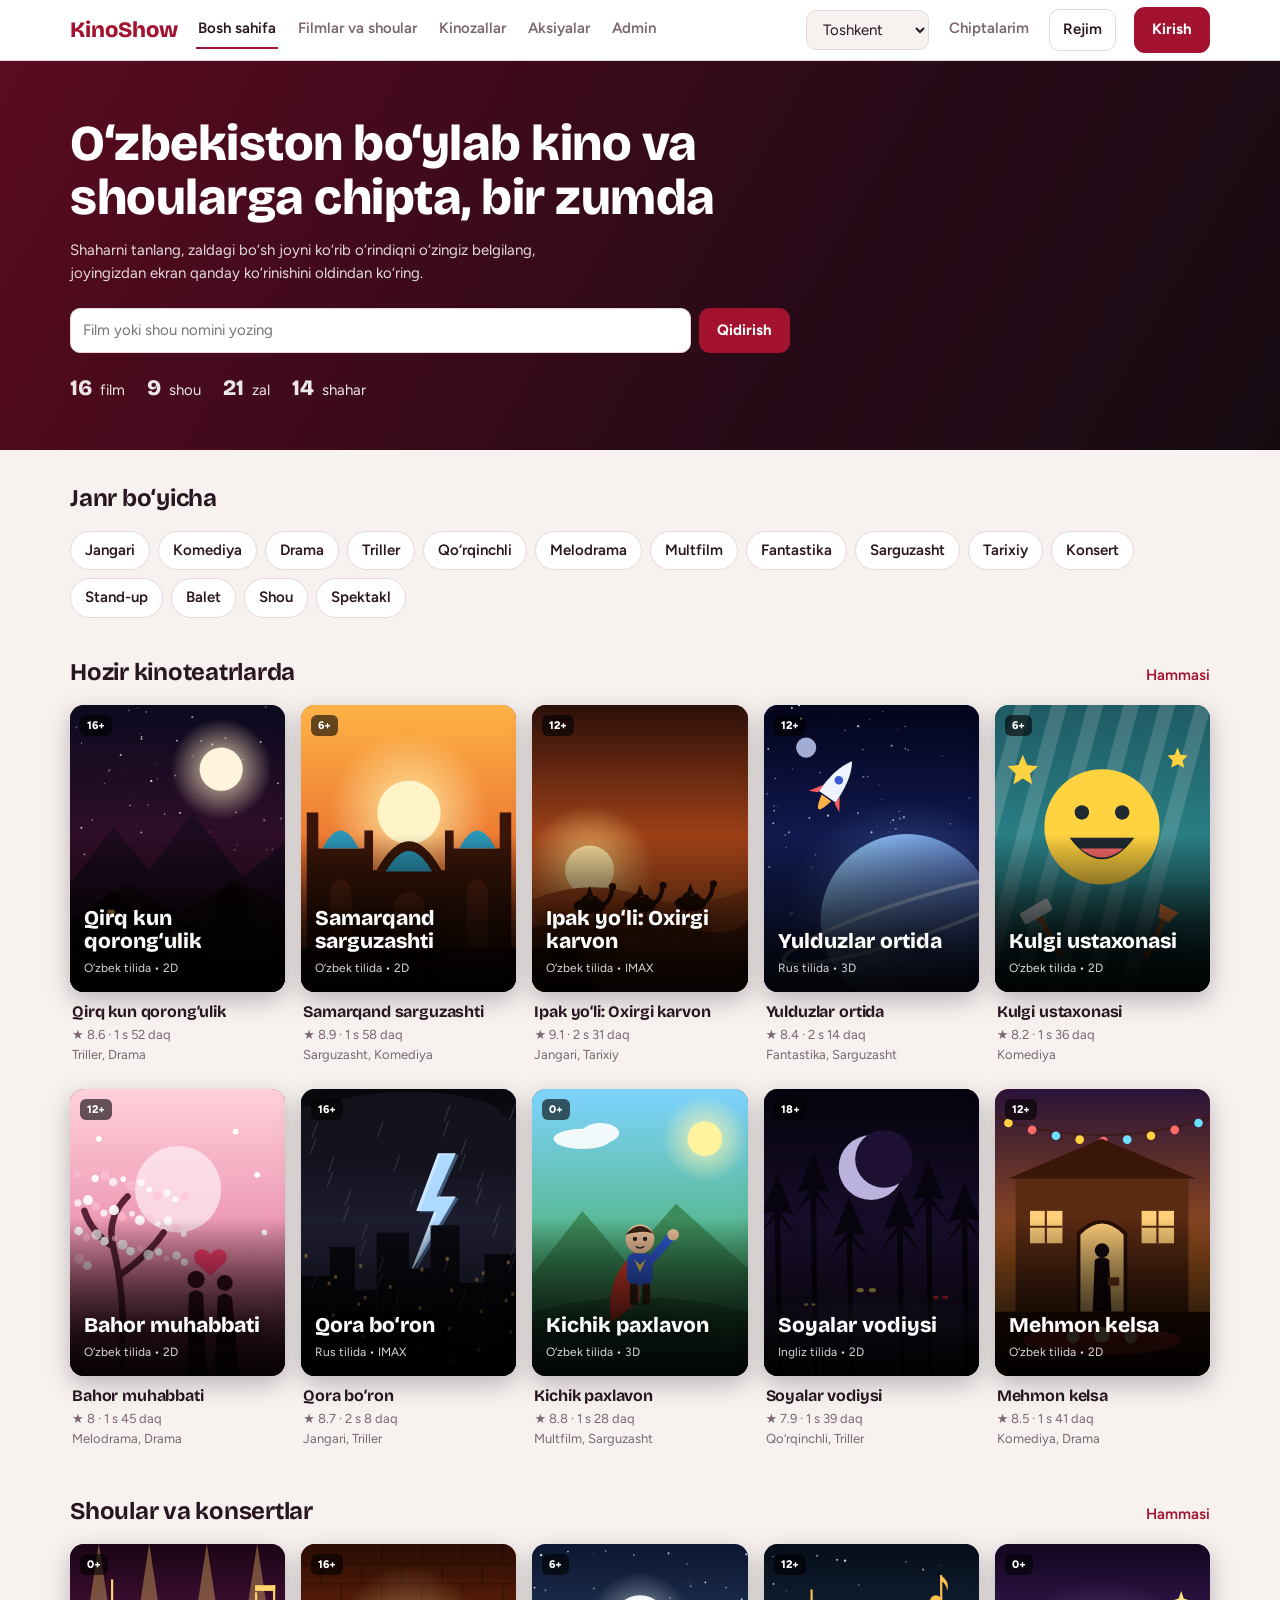
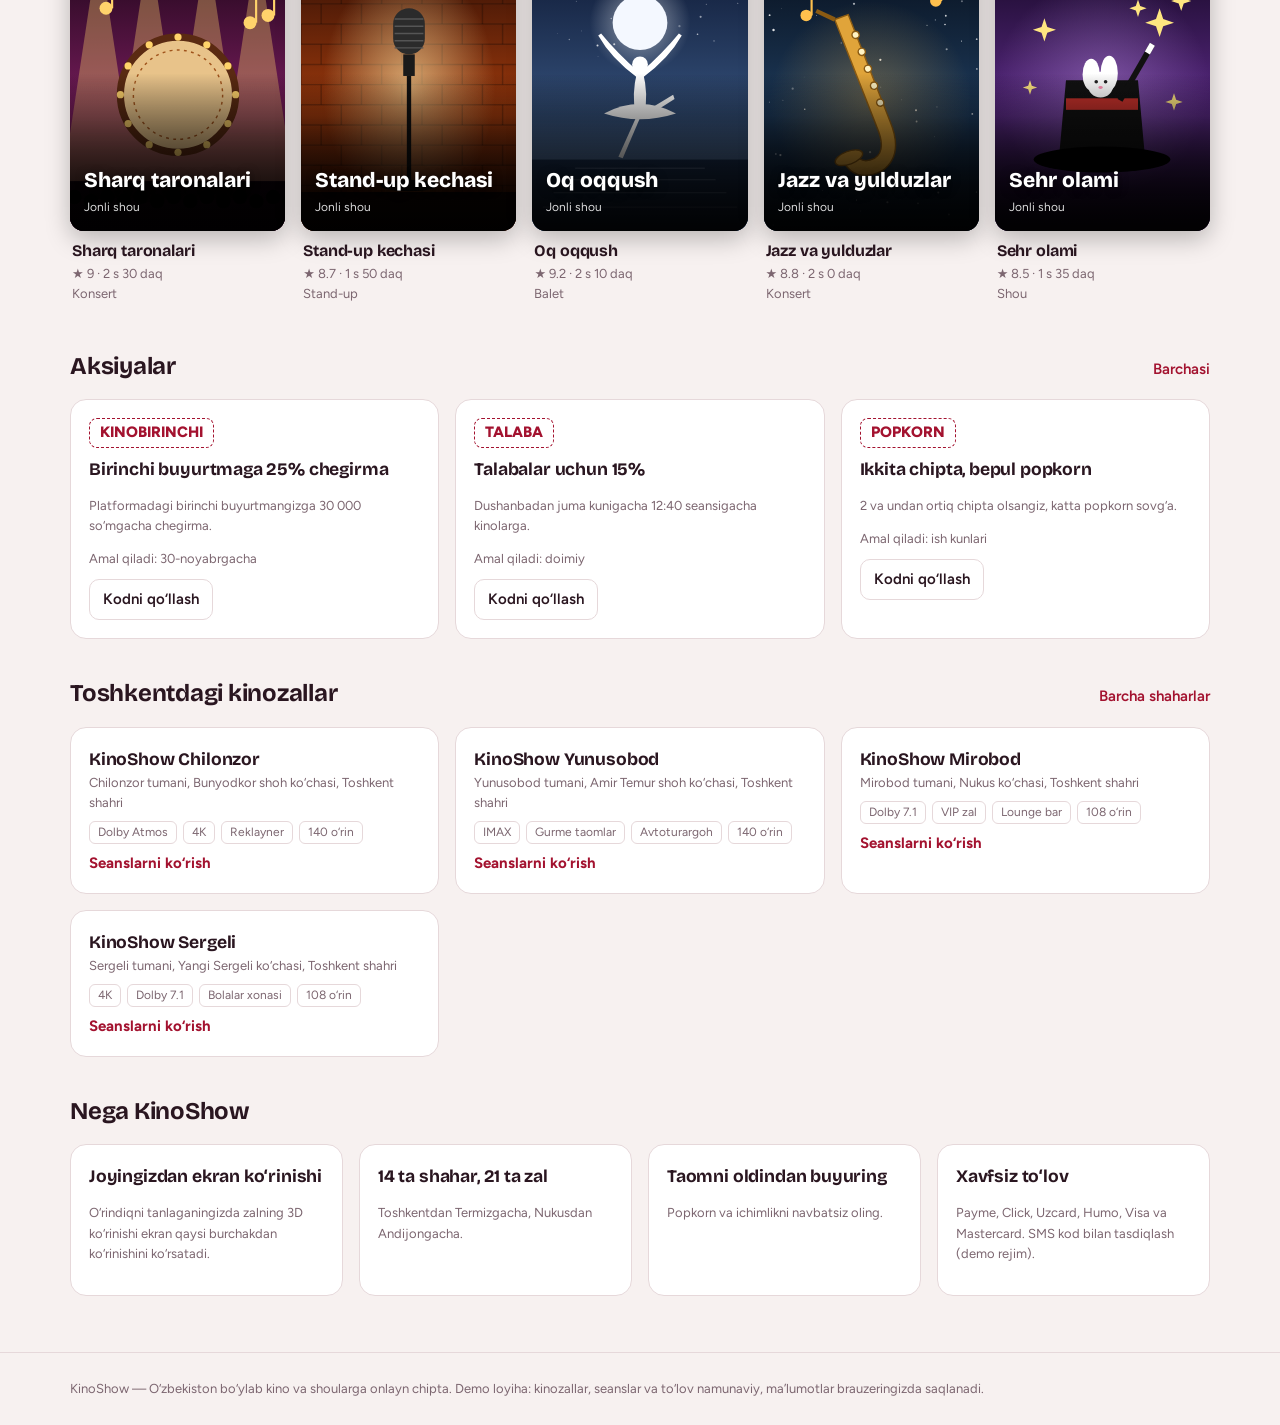
<file: index.html>
<!DOCTYPE html>
<html lang="uz">
<head>
<meta charset="utf-8">
<meta name="viewport" content="width=device-width, initial-scale=1, viewport-fit=cover">
<title>KinoShow — O‘zbekiston kinozallari va shoulari</title>
<link href="https://fonts.googleapis.com/css2?family=Bricolage+Grotesque:wght@500;700;800&family=Figtree:wght@400;500;600&display=swap" rel="stylesheet">
<link rel="stylesheet" href="style.css?v=4">
</head>
<body>
<nav><div class="w" id="nav"></div></nav>
<div id="app"></div>
<footer><div class="w">KinoShow — O‘zbekiston bo‘ylab kino va shoularga onlayn chipta. Demo loyiha: kinozallar, seanslar va to‘lov namunaviy, ma’lumotlar brauzeringizda saqlanadi.</div></footer>
<div class="toast" id="toast" hidden></div>
<script src="qr.js?v=4"></script>
<script src="users.js?v=4"></script>
<script src="pay.js?v=4"></script>
<script src="view3d.js?v=4"></script>
<script src="app.js?v=4"></script>
</body>
</html>
</file>
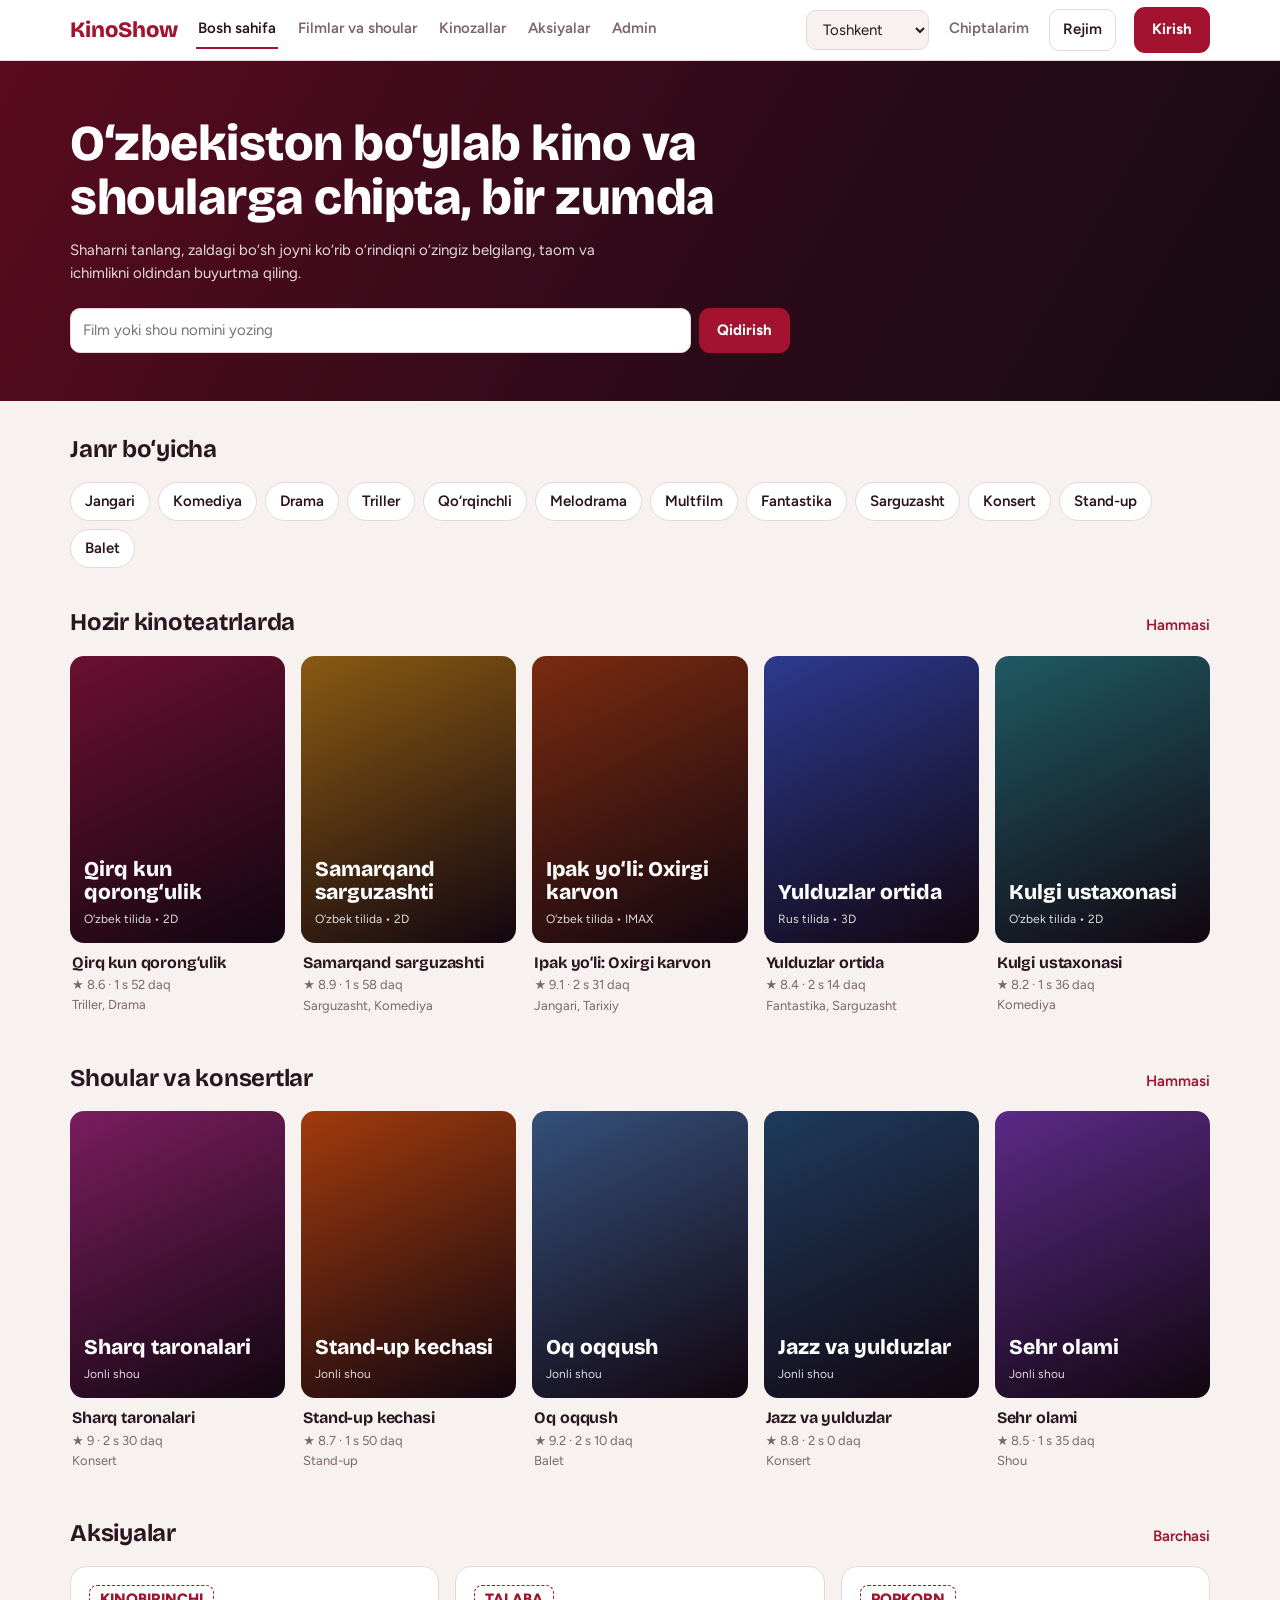
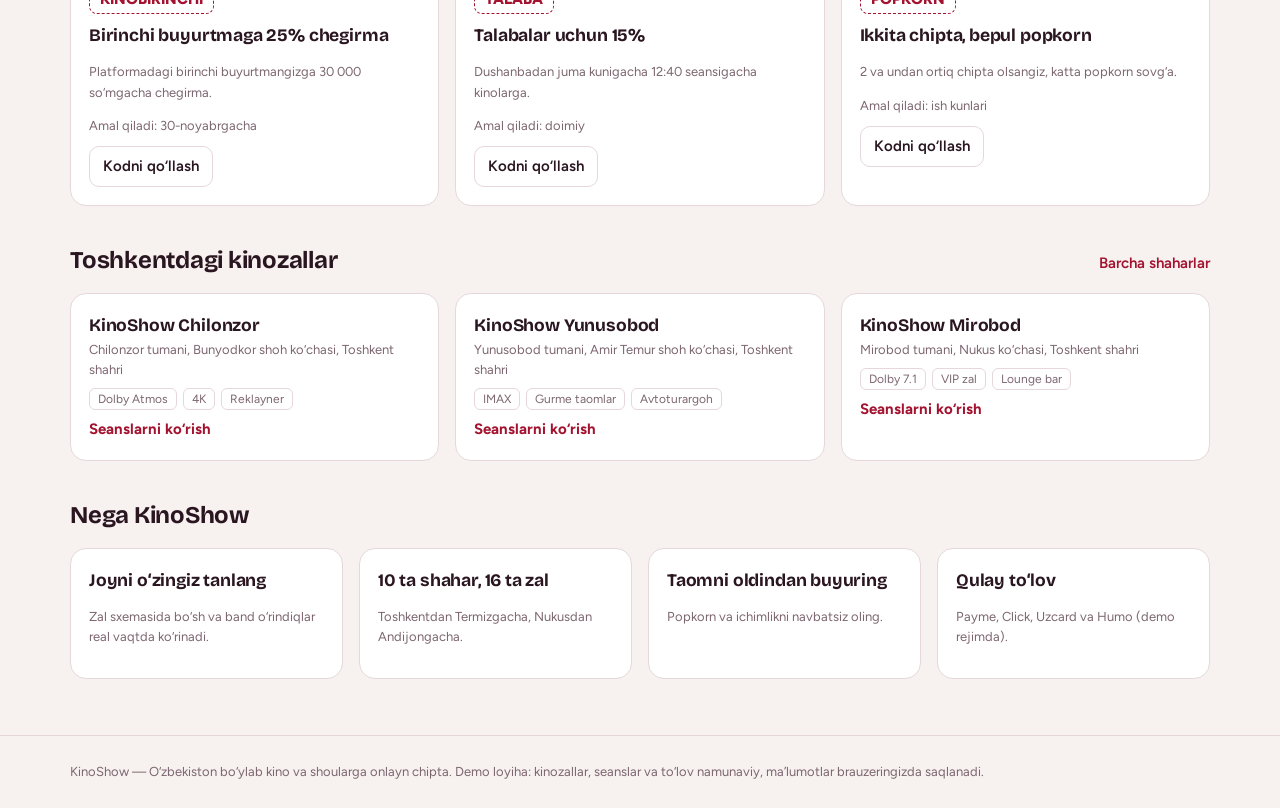
<file: kinoshow-uz.html>
<!DOCTYPE html>
<html lang="uz">
<head>
<meta charset="utf-8">
<meta name="viewport" content="width=device-width, initial-scale=1, viewport-fit=cover">
<title>KinoShow — O‘zbekiston kinozallari va shoulari</title>
<link href="https://fonts.googleapis.com/css2?family=Bricolage+Grotesque:wght@500;700;800&family=Figtree:wght@400;500;600&display=swap" rel="stylesheet">
<style>
:root{--bg:#f7f1f0;--pn:#fff;--ink:#2a1620;--mu:#7c6670;--ln:#e6d8da;--ac:#a3122f;--aci:#fff;--free:#d9cdd0;--vip:#c58a1d;--sold:#8d7f84;box-sizing:border-box;padding-top:env(safe-area-inset-top,0px);padding-bottom:env(safe-area-inset-bottom,0px);color-scheme:light}
@media (prefers-color-scheme:dark){:root:not([data-theme="light"]){--bg:#170b12;--pn:#24131c;--ink:#f6e9ea;--mu:#b09aa3;--ln:#3b2330;--ac:#e0314f;--free:#4a3340;--vip:#e0a93a;--sold:#2c1e26;color-scheme:dark}}
:root[data-theme="dark"]{--bg:#170b12;--pn:#24131c;--ink:#f6e9ea;--mu:#b09aa3;--ln:#3b2330;--ac:#e0314f;--free:#4a3340;--vip:#e0a93a;--sold:#2c1e26;color-scheme:dark}
html{scroll-padding-top:env(safe-area-inset-top,0px)}
*{box-sizing:border-box}
body{margin:0;background:var(--bg);color:var(--ink);font:15px/1.55 Figtree,system-ui,sans-serif}
h1,h2,h3{font-family:'Bricolage Grotesque',Figtree,sans-serif;margin:0;letter-spacing:-.01em}
a{color:inherit;text-decoration:none}button,input,select{font:inherit;color:inherit}button{cursor:pointer}
:focus-visible{outline:3px solid var(--vip);outline-offset:2px}
.w{max-width:1180px;margin:0 auto;padding:0 20px}
nav{position:sticky;top:0;z-index:20;background:var(--pn);border-bottom:1px solid var(--ln);padding-top:env(safe-area-inset-top,0px)}
nav .w{display:flex;align-items:center;gap:18px;height:60px;overflow-x:auto}
.logo{font:800 22px 'Bricolage Grotesque',sans-serif;color:var(--ac);white-space:nowrap}
nav a.l{padding:6px 2px;color:var(--mu);font-weight:600;white-space:nowrap;border-bottom:2px solid transparent}
nav a.l.on{color:var(--ink);border-color:var(--ac)}
.sp{flex:1}
select,input{padding:9px 12px;border-radius:10px;border:1px solid var(--ln);background:var(--bg);width:auto}
input{width:100%}
.btn{background:var(--ac);color:var(--aci);border:0;border-radius:11px;padding:11px 18px;font-weight:700}
.btn:disabled{opacity:.45;cursor:not-allowed}
.gh{background:none;border:1px solid var(--ln);border-radius:10px;padding:8px 13px;font-weight:600;color:var(--ink)}
.gh:hover{border-color:var(--ac)}
.hero{background:linear-gradient(120deg,#5a0b1f,#2a0a18 60%,#170b12);color:#fff;padding:56px 0 48px}
.hero h1{font-size:clamp(30px,5vw,50px);max-width:700px;line-height:1.08;font-weight:800}
.hero p{max-width:540px;opacity:.85;margin:14px 0 22px}
.search{display:flex;gap:8px;flex-wrap:wrap;max-width:720px}
.search input{flex:1;min-width:200px;background:#fff;color:#2a1620}.search select{background:#fff;color:#2a1620}
.sec{padding:30px 0 6px}
.sh{display:flex;justify-content:space-between;align-items:baseline;margin-bottom:14px}
.sh h2{font-size:24px}.sh a{color:var(--ac);font-weight:600}
.chips{display:flex;flex-wrap:wrap;gap:8px}
.chip{border:1px solid var(--ln);background:var(--pn);border-radius:999px;padding:7px 14px;font-weight:600}
.chip[aria-pressed=true]{background:var(--ac);color:var(--aci);border-color:var(--ac)}
.chip:disabled{opacity:.4;cursor:not-allowed}
.grid{display:grid;grid-template-columns:repeat(auto-fill,minmax(190px,1fr));gap:16px}
.mc{display:block}
.poster{aspect-ratio:3/4;border-radius:14px;background:linear-gradient(155deg,var(--c),#120610);color:#fff;padding:14px;display:flex;flex-direction:column;justify-content:flex-end;gap:6px;transition:transform .15s}
.mc:hover .poster{transform:translateY(-3px)}
.poster b{font:800 21px/1.1 'Bricolage Grotesque',sans-serif}.poster span{font-size:12px;opacity:.85}
.mi{padding:8px 2px}.mi h3{font-size:16px}
.sub{color:var(--mu);font-size:13px}
.cards{display:grid;grid-template-columns:repeat(auto-fill,minmax(280px,1fr));gap:16px}
.card{background:var(--pn);border:1px solid var(--ln);border-radius:16px;padding:18px}
.code{display:inline-block;border:1px dashed var(--ac);color:var(--ac);border-radius:8px;padding:2px 10px;font-weight:800;margin-bottom:8px}
.tags{display:flex;flex-wrap:wrap;gap:6px;margin:8px 0}.tags i{font-style:normal;font-size:12px;border:1px solid var(--ln);border-radius:6px;padding:1px 8px;color:var(--mu)}
.why{display:grid;grid-template-columns:repeat(auto-fit,minmax(220px,1fr));gap:16px}
.det{display:grid;grid-template-columns:220px 1fr;gap:24px;padding:28px 0}
@media (max-width:700px){.det{grid-template-columns:1fr}.det .poster{max-width:220px}}
.det h1{font-size:34px}
.shw{display:flex;justify-content:space-between;gap:12px;flex-wrap:wrap;align-items:center;padding:14px 0;border-bottom:1px solid var(--ln)}
.lay{display:grid;grid-template-columns:minmax(0,1fr) 330px;gap:20px;padding:24px 0}
@media (max-width:900px){.lay{grid-template-columns:1fr}}
aside.card{align-self:start;position:sticky;top:76px}@media (max-width:900px){aside.card{position:static}}
.scr{height:10px;border-radius:50%/100%;background:var(--ac);width:70%;margin:6px auto 4px;box-shadow:0 18px 38px -6px var(--ac)}
.map{overflow-x:auto;padding:4px 0 8px}.rows{display:flex;flex-direction:column;gap:7px;width:max-content;margin:0 auto}
.r{display:flex;align-items:center;gap:6px}.rl{width:22px;text-align:center;font-weight:700;color:var(--mu)}.gap{width:22px}
.seat{width:32px;height:30px;border:0;border-radius:9px 9px 5px 5px;background:var(--free);font-size:11px;font-weight:600;padding:0;transition:transform .12s}
.seat.vip{background:var(--vip);color:#2a1620}.seat:hover:not(:disabled){transform:translateY(-2px)}
.seat.sel{background:var(--ac);color:#fff;transform:translateY(-2px)}
.seat:disabled{background:var(--sold);color:transparent;opacity:.55;cursor:not-allowed;position:relative}
.seat:disabled::after{content:"×";position:absolute;inset:0;display:grid;place-items:center;color:var(--mu);font-size:14px}
.lg{display:flex;flex-wrap:wrap;gap:14px;justify-content:center;margin-top:14px;font-size:13px;color:var(--mu)}
.lg i{display:inline-block;width:16px;height:14px;border-radius:5px;vertical-align:-2px;margin-right:5px}
.ln{display:flex;justify-content:space-between;gap:10px;padding:7px 0;border-bottom:1px dashed var(--ln)}
.tot{display:flex;justify-content:space-between;font:800 22px 'Bricolage Grotesque',sans-serif;margin:12px 0}
label{display:block;font-size:13px;color:var(--mu);margin-top:10px}
.qty{display:flex;align-items:center;gap:8px}.qty button{width:30px;height:30px;border-radius:8px;border:1px solid var(--ln);background:var(--pn)}
.err{color:var(--ac);font-size:13px;min-height:18px}.ok{color:#2f8a4f;font-size:13px}
table{width:100%;border-collapse:collapse;font-size:14px}th,td{text-align:left;padding:8px;border-bottom:1px solid var(--ln)}
.tw{overflow-x:auto}
.bar{height:8px;border-radius:4px;background:var(--ln);overflow:hidden}.bar span{display:block;height:100%;background:var(--ac)}
.tk{display:flex;gap:16px;align-items:center;border:2px dashed var(--ln);border-radius:16px;padding:18px;background:var(--pn);max-width:560px;flex-wrap:wrap}
.tk svg{background:#fff;padding:5px;border-radius:8px}.tc{font:800 24px 'Bricolage Grotesque',sans-serif;color:var(--ac)}
.form{max-width:420px;margin:30px auto}
footer{margin-top:50px;padding:26px 0;border-top:1px solid var(--ln);color:var(--mu);font-size:13px}
.toast{position:fixed;left:50%;bottom:calc(20px + env(safe-area-inset-bottom,0px));transform:translateX(-50%);background:var(--ink);color:var(--bg);padding:10px 18px;border-radius:999px;font-weight:600;z-index:50}
@media print{body *{visibility:hidden}#tkt,#tkt *{visibility:visible}#tkt{position:absolute;left:0;top:0}}
@media (prefers-reduced-motion:reduce){*{transition:none!important}}
</style>
</head>
<body>
<nav><div class="w" id="nav"></div></nav>
<div id="app"></div>
<footer><div class="w">KinoShow — O‘zbekiston bo‘ylab kino va shoularga onlayn chipta. Demo loyiha: kinozallar, seanslar va to‘lov namunaviy, ma’lumotlar brauzeringizda saqlanadi.</div></footer>
<div class="toast" id="toast" hidden></div>
<script>
const $=s=>document.querySelector(s);
const ld=(k,d)=>{try{return JSON.parse(localStorage.getItem(k))??d}catch(e){return d}};
const sv=(k,v)=>{try{localStorage.setItem(k,JSON.stringify(v))}catch(e){}};
const fmt=n=>Math.round(n).toLocaleString('ru-RU').replace(/\u00a0/g,' ')+' so‘m';
const hash=s=>{let h=2166136261;for(const c of String(s)){h^=c.charCodeAt(0);h=Math.imul(h,16777619)}return h>>>0};
const CITY=[['Toshkent','Toshkent shahri'],['Samarqand','Samarqand viloyati'],['Buxoro','Buxoro viloyati'],['Namangan','Namangan viloyati'],['Andijon','Andijon viloyati'],['Farg‘ona','Farg‘ona viloyati'],['Xiva','Xorazm viloyati'],['Nukus','Qoraqalpog‘iston'],['Qarshi','Qashqadaryo viloyati'],['Termiz','Surxondaryo viloyati']];
// nomi, shahar, manzil, qulayliklar, qator, o‘rin, bazaviy narx
const CIN=[['KinoShow Chilonzor',0,'Chilonzor tumani, Bunyodkor shoh ko‘chasi','Dolby Atmos|4K|Reklayner',10,14,55000],['KinoShow Yunusobod',0,'Yunusobod tumani, Amir Temur shoh ko‘chasi','IMAX|Gurme taomlar|Avtoturargoh',10,14,65000],['KinoShow Mirobod',0,'Mirobod tumani, Nukus ko‘chasi','Dolby 7.1|VIP zal|Lounge bar',9,12,60000],
['KinoShow Registon',1,'Samarqand shahri, Universitet xiyoboni','Dolby Atmos|4K|Kafe',9,12,45000],['KinoShow Siyob',1,'Samarqand shahri, Mirzo Ulug‘bek ko‘chasi','3D|Bolalar xonasi|Avtoturargoh',8,12,42000],
['KinoShow Labi Hovuz',2,'Buxoro shahri, Navoiy ko‘chasi','4K|Kafe|Kondensioner',8,12,40000],['KinoShow Ark',2,'Buxoro shahri, Mustaqillik ko‘chasi','Dolby 7.1|3D|Avtoturargoh',8,12,42000],
['KinoShow Namangan',3,'Namangan shahri, Uychi ko‘chasi','3D|Gurme taomlar|4K',8,12,38000],
['KinoShow Andijon Plaza',4,'Andijon shahri, Bobur shoh ko‘chasi','IMAX|Dolby Atmos|Reklayner',9,13,45000],['KinoShow Asaka',4,'Asaka tumani, Navoiy ko‘chasi','4K|Kafe|Avtoturargoh',8,12,36000],
['KinoShow Farg‘ona',5,'Farg‘ona shahri, Al-Farg‘oniy ko‘chasi','Dolby 7.1|3D|Bolalar xonasi',9,12,40000],['KinoShow Marg‘ilon',5,'Marg‘ilon shahri, Ipakchilar ko‘chasi','4K|Kafe|Kondensioner',8,10,35000],
['KinoShow Ichan Qala',6,'Xiva shahri, Pahlavon Mahmud ko‘chasi','4K|Kafe|Kondensioner',8,10,34000],['KinoShow Nukus',7,'Nukus shahri, Berdaq ko‘chasi','3D|Dolby 7.1|Avtoturargoh',8,12,36000],
['KinoShow Qarshi',8,'Qarshi shahri, Mustaqillik ko‘chasi','Dolby Atmos|4K|Kafe',8,12,36000],['KinoShow Termiz',9,'Termiz shahri, Alpomish ko‘chasi','3D|Kafe|Kondensioner',8,10,34000]].map((c,i)=>({id:i,n:c[0],city:c[1],ad:c[2],ft:c[3].split('|'),r:c[4],c:c[5],base:c[6]}));
const LN={uz:'O‘zbek tilida',ru:'Rus tilida',en:'Ingliz tilida'};
const M0=[
['k1','kino','Qirq kun qorong‘ulik','uz','2D',8.6,112,['Triller','Drama'],'#6b1030','Tog‘li qishloqda g‘oyib bo‘lgan jurnalist izidan borgan tergovchi sirli voqealarga duch keladi.'],
['k2','kino','Samarqand sarguzashti','uz','2D',8.9,118,['Sarguzasht','Komediya'],'#8a5a12','Uch do‘st qadimiy xaritani topib, Ipak yo‘li bo‘ylab kulgili izlanishga otlanadi.'],
['k3','kino','Ipak yo‘li: Oxirgi karvon','uz','IMAX',9.1,151,['Jangari','Tarixiy'],'#7a2b10','Savdogarlar karvoni qaroqchilar ichidan o‘tib, shaharga eng so‘nggi yukni yetkazishga intiladi.'],
['k4','kino','Yulduzlar ortida','ru','3D',8.4,134,['Fantastika','Sarguzasht'],'#2c3a8f','Olis sayyoraga uchgan ekipaj insoniyat taqdirini hal qiluvchi signalni topadi.'],
['k5','kino','Kulgi ustaxonasi','uz','2D',8.2,96,['Komediya'],'#1f5a63','Hunarmandlar mahallasidagi kutilmagan ko‘rik-tanlov butun ko‘chani bir-biriga qarama-qarshi qo‘yadi.'],
['k6','kino','Bahor muhabbati','uz','2D',8.0,105,['Melodrama','Drama'],'#8f2d56','Toshkentda o‘qiyotgan yigit va Xivalik rassom qiz uchrashuvi hayotlarini o‘zgartiradi.'],
['k7','kino','Qora bo‘ron','ru','IMAX',8.7,128,['Jangari','Triller'],'#2b2b3d','Sobiq maxsus xizmat xodimi shahar ostidagi fitnaning oldini olish uchun qaytadi.'],
['k8','kino','Kichik paxlavon','uz','3D',8.8,88,['Multfilm','Sarguzasht'],'#2f7a4f','Kichkina bola xalq dostonlaridagi kuchli qahramonga aylanish yo‘lini boshlaydi.'],
['k9','kino','Soyalar vodiysi','en','2D',7.9,99,['Qo‘rqinchli','Triller'],'#2a1a3d','Tashlandiq vodiyga kelgan tadqiqotchilar tunda g‘alati tovushlarni eshita boshlaydi.'],
['k10','kino','Mehmon kelsa','uz','2D',8.5,101,['Komediya','Drama'],'#a0541c','Katta oilaga kutilmagan mehmon kelib, to‘y arafasidagi sirlar oshkor bo‘ladi.'],
['s1','shou','Sharq taronalari','uz','Jonli',9.0,150,['Konsert'],'#7a1d5e','Milliy va zamonaviy ijrochilar ishtirokidagi katta konsert dasturi.'],
['s2','shou','Stand-up kechasi','uz','Jonli',8.7,110,['Stand-up'],'#a13b0d','Yosh komiklar o‘zbek tilida hayotiy hazillar bilan chiqish qiladi.'],
['s3','shou','Oq oqqush','uz','Jonli',9.2,130,['Balet'],'#34507a','Klassik balet spektakli, to‘liq orkestr jo‘rligida.'],
['s4','shou','Jazz va yulduzlar','ru','Jonli',8.8,120,['Konsert'],'#1e3b5c','Jazz kvartetlari va mehmon xonandalarning oqshom dasturi.'],
['s5','shou','Sehr olami','uz','Jonli',8.5,95,['Shou'],'#5b2a86','Illyuziyachilar va sehrgarlarning butun oila uchun tomoshasi.'],
['s6','shou','Yoshlar KVN ligasi','uz','Jonli',8.3,105,['KVN'],'#8f6a12','Viloyat jamoalari o‘rtasida hazil va topqirlik musobaqasi.']
].map(a=>({id:a[0],type:a[1],t:a[2],lang:a[3],fmt:a[4],r:a[5],d:a[6],g:a[7],c:a[8],ds:a[9]}));
const GEN=['Jangari','Komediya','Drama','Triller','Qo‘rqinchli','Melodrama','Multfilm','Fantastika','Sarguzasht','Konsert','Stand-up','Balet'];
const TIMES=['10:00','12:40','15:20','18:00','20:30','22:50'];
const SN=[['pop','Popkorn (katta)',25000],['cola','Cola 0.5 l',15000],['nach','Nachos',30000],['combo','Kombo: popkorn + 2 cola',50000]];
const PROMO={KINOBIRINCHI:'Birinchi buyurtmaga 25% chegirma (30 000 so‘mgacha)',TALABA:'Talabalar uchun 15% chegirma',POPKORN:'2 va undan ortiq chiptaga bepul popkorn (25 000 so‘m)',SHOUKECHA:'Shoular uchun 10% chegirma'};
const OFFERS=[['KINOBIRINCHI','Birinchi buyurtmaga 25% chegirma','Platformadagi birinchi buyurtmangizga 30 000 so‘mgacha chegirma.','Amal qiladi: 30-noyabrgacha'],['TALABA','Talabalar uchun 15%','Dushanbadan juma kunigacha 12:40 seansigacha kinolarga.','Amal qiladi: doimiy'],['POPKORN','Ikkita chipta, bepul popkorn','2 va undan ortiq chipta olsangiz, katta popkorn sovg‘a.','Amal qiladi: ish kunlari'],['SHOUKECHA','Shoularga 10% chegirma','Konsert, stand-up va balet chiptalariga hafta oxirida.','Amal qiladi: shanba, yakshanba']];
const S={city:ld('city',0),date:0,gen:'',type:'',lang:'',q:'',B:null,user:ld('user',null),adm:false,extra:ld('extra',[])};
const CAT=()=>M0.concat(S.extra);
const mov=id=>CAT().find(m=>m.id===id);
const orders=()=>ld('orders',[]);
const dobj=i=>{const d=new Date();d.setDate(d.getDate()+i);return d};
const dk=i=>{const d=dobj(i);return d.getFullYear()+'-'+String(d.getMonth()+1).padStart(2,'0')+'-'+String(d.getDate()).padStart(2,'0')};
const WD=['Yak','Dush','Sesh','Chor','Pay','Jum','Shan'];
const dlab=i=>i?WD[dobj(i).getDay()]+' '+dobj(i).getDate()+'.'+String(dobj(i).getMonth()+1).padStart(2,'0'):'Bugun';
const dur=n=>Math.floor(n/60)+' s '+n%60+' daq';
function showsOf(ci,date){
  const out=[];
  CAT().forEach(m=>{const h=hash(ci+m.id+date);
    if(m.type==='shou'){if(h%3===0)out.push({m,t:[h%2?'19:00':'20:00']})}
    else if(h%4!==0){const n=2+h%2;out.push({m,t:TIMES.filter((_,i)=>(i+h)%6<n).slice(0,3)})}});
  return out;
}
const isPast=(date,t)=>{if(date!==dk(0))return false;const n=new Date();return +t.slice(0,2)*60+ +t.slice(3)<=n.getHours()*60+n.getMinutes()};
function price(c,m,r){const mul=m.type==='shou'?2.2:m.fmt==='IMAX'?1.5:m.fmt==='3D'?1.25:1;return Math.round(CIN[c].base*mul*(r>=CIN[c].r-2?1.5:1)/1000)*1000}
const skey=B=>[B.ci,B.mid,B.date,B.time].join('|');
function sold(B){
  const c=CIN[B.ci],k=skey(B),set=new Set();let h=hash(k);
  for(let r=0;r<c.r;r++)for(let i=1;i<=c.c;i++){h=Math.imul(h^(r*31+i),2654435761)>>>0;if(h%100<(35+k.length%10))set.add(String.fromCharCode(65+r)+i)}
  orders().filter(o=>o.key===k).forEach(o=>o.seats.forEach(s=>set.add(s)));
  return set;
}
const seatPrice=(B,id)=>price(B.ci,mov(B.mid),id.charCodeAt(0)-65);
function calc(B){
  const base=B.sel.reduce((a,s)=>a+seatPrice(B,s),0),sn=SN.reduce((a,x)=>a+(B.sn[x[0]]||0)*x[2],0),sub=base+sn;
  let d=0,note='';const p=B.promo,first=!orders().length,shou=mov(B.mid).type==='shou';
  if(p==='KINOBIRINCHI'){if(first){d=Math.min(base*.25,30000)}else note='Bu kod faqat birinchi buyurtmaga'}
  else if(p==='TALABA'){if(shou)note='Talaba kodi faqat kinolarga';else d=base*.15}
  else if(p==='POPKORN'){if(B.sel.length>=2)d=25000;else note='Kamida 2 ta chipta kerak'}
  else if(p==='SHOUKECHA'){if(shou)d=base*.1;else note='Bu kod faqat shoularga'}
  else if(p)note='Bunday kod topilmadi';
  return{base,sn,d:Math.round(d),note,total:sub-Math.round(d)};
}
function qr(code){let h=hash(code),c='';for(let y=0;y<9;y++)for(let x=0;x<9;x++){h=Math.imul(h^(y*9+x+1),2246822519)>>>0;if((x<3&&y<3)||(x>5&&y<3)||(x<3&&y>5)||h%2)c+=`<rect x="${x*6}" y="${y*6}" width="6" height="6"/>`}return`<svg width="76" height="76" viewBox="0 0 54 54" fill="#111" aria-hidden="true">${c}</svg>`}
function toast(m){const t=$('#toast');t.textContent=m;t.hidden=false;clearTimeout(toast.t);toast.t=setTimeout(()=>t.hidden=true,2400)}
const go=h=>{if(location.hash===h)draw();else location.hash=h};

/* ---------- ko‘rinishlar ---------- */
const poster=m=>`<div class="poster" style="--c:${m.c}"><b>${m.t}</b><span>${m.type==='shou'?'Jonli shou':LN[m.lang]+' • '+m.fmt}</span></div>`;
const card=m=>`<a class="mc" href="#/movie/${m.id}">${poster(m)}<div class="mi"><h3>${m.t}</h3><div class="sub">★ ${m.r} · ${dur(m.d)}</div><div class="sub">${m.g.join(', ')}</div></div></a>`;
const citySel=()=>`<select id="citySel" aria-label="Shahar">${CITY.map((c,i)=>`<option value="${i}" ${i===S.city?'selected':''}>${c[0]}</option>`).join('')}</select>`;
const dateChips=()=>`<div class="chips">${[0,1,2,3,4,5,6].map(i=>`<button class="chip" aria-pressed="${S.date===i}" data-a="date" data-v="${i}">${dlab(i)}</button>`).join('')}</div>`;
const timeChips=(ci,m,date,ts)=>ts.map(t=>`<button class="chip" ${isPast(date,t)?'disabled':''} data-a="book" data-v="${ci}|${m.id}|${date}|${t}">${t} · ${fmt(price(ci,m,0))}</button>`).join('');
const cinCard=c=>`<a class="card" href="#/cinema/${c.id}" style="display:block"><h3>${c.n}</h3><div class="sub">${c.ad}, ${CITY[c.city][1]}</div><div class="tags">${c.ft.map(f=>`<i>${f}</i>`).join('')}</div><b style="color:var(--ac)">Seanslarni ko‘rish</b></a>`;

function home(){
  const mv=CAT().filter(m=>m.type==='kino').slice(0,5),sh=CAT().filter(m=>m.type==='shou').slice(0,5);
  const cn=CIN.filter(c=>c.city===S.city);
  return`<section class="hero"><div class="w"><h1>O‘zbekiston bo‘ylab kino va shoularga chipta, bir zumda</h1><p>Shaharni tanlang, zaldagi bo‘sh joyni ko‘rib o‘rindiqni o‘zingiz belgilang, taom va ichimlikni oldindan buyurtma qiling.</p>
  <div class="search"><input id="hq" placeholder="Film yoki shou nomini yozing" aria-label="Qidiruv"><button class="btn" data-a="search">Qidirish</button></div></div></section>
  <div class="w"><section class="sec"><div class="sh"><h2>Janr bo‘yicha</h2></div><div class="chips">${GEN.map(g=>`<button class="chip" data-a="genre" data-v="${g}">${g}</button>`).join('')}</div></section>
  <section class="sec"><div class="sh"><h2>Hozir kinoteatrlarda</h2><a href="#/movies">Hammasi</a></div><div class="grid">${mv.map(card).join('')}</div></section>
  <section class="sec"><div class="sh"><h2>Shoular va konsertlar</h2><a href="#/movies" data-a="type" data-v="shou">Hammasi</a></div><div class="grid">${sh.map(card).join('')}</div></section>
  <section class="sec"><div class="sh"><h2>Aksiyalar</h2><a href="#/offers">Barchasi</a></div><div class="cards">${OFFERS.slice(0,3).map(offer).join('')}</div></section>
  <section class="sec"><div class="sh"><h2>${CITY[S.city][0]}dagi kinozallar</h2><a href="#/cinemas">Barcha shaharlar</a></div><div class="cards">${cn.map(cinCard).join('')}</div></section>
  <section class="sec"><div class="sh"><h2>Nega KinoShow</h2></div><div class="why"><div class="card"><h3>Joyni o‘zingiz tanlang</h3><p class="sub">Zal sxemasida bo‘sh va band o‘rindiqlar real vaqtda ko‘rinadi.</p></div><div class="card"><h3>10 ta shahar, 16 ta zal</h3><p class="sub">Toshkentdan Termizgacha, Nukusdan Andijongacha.</p></div><div class="card"><h3>Taomni oldindan buyuring</h3><p class="sub">Popkorn va ichimlikni navbatsiz oling.</p></div><div class="card"><h3>Qulay to‘lov</h3><p class="sub">Payme, Click, Uzcard va Humo (demo rejimda).</p></div></div></section></div>`;
}
const offer=o=>`<div class="card"><span class="code">${o[0]}</span><h3>${o[1]}</h3><p class="sub">${o[2]}</p><div class="sub">${o[3]}</div><button class="gh" style="margin-top:10px" data-a="usepromo" data-v="${o[0]}">Kodni qo‘llash</button></div>`;
function movies(){
  const f=filtered();
  return`<div class="w sec"><div class="sh"><h2>Filmlar va shoular</h2></div>
  <div class="chips" style="margin-bottom:12px">${[['','Hammasi'],['kino','Filmlar'],['shou','Shoular']].map(t=>`<button class="chip" aria-pressed="${S.type===t[0]}" data-a="type" data-v="${t[0]}">${t[1]}</button>`).join('')}
  <select id="genSel" aria-label="Janr"><option value="">Barcha janrlar</option>${GEN.map(g=>`<option ${S.gen===g?'selected':''}>${g}</option>`).join('')}</select>
  <select id="langSel" aria-label="Til"><option value="">Barcha tillar</option>${Object.keys(LN).map(k=>`<option value="${k}" ${S.lang===k?'selected':''}>${LN[k]}</option>`).join('')}</select>
  <input id="mq" style="max-width:240px" placeholder="Qidirish" value="${S.q}" aria-label="Qidirish"></div><div class="grid" id="grid">${gridHTML(f)}</div></div>`;
}
const filtered=()=>CAT().filter(m=>(!S.type||m.type===S.type)&&(!S.gen||m.g.includes(S.gen))&&(!S.lang||m.lang===S.lang)&&m.t.toLowerCase().includes(S.q.toLowerCase()));
const gridHTML=f=>f.length?f.map(card).join(''):'<p class="sub">Hech narsa topilmadi. Filtrlarni o‘zgartirib ko‘ring.</p>';
function cinemas(){
  return`<div class="w sec"><div class="sh"><h2>Kinozallar</h2></div>${CITY.map((c,i)=>{const l=CIN.filter(x=>x.city===i);return`<h3 style="margin:22px 0 10px">${c[0]} <span class="sub" style="font-family:Figtree">${c[1]}</span></h3><div class="cards">${l.map(cinCard).join('')}</div>`}).join('')}</div>`;
}
function cinemaP(id){
  const c=CIN[+id];if(!c)return home();const d=dk(S.date),l=showsOf(c.id,d);
  return`<div class="w sec"><a class="sub" href="#/cinemas">← Barcha kinozallar</a><h1 style="font-size:32px;margin:6px 0">${c.n}</h1><div class="sub">${c.ad}, ${CITY[c.city][1]}</div><div class="tags">${c.ft.map(f=>`<i>${f}</i>`).join('')}<i>${c.r*c.c} ta o‘rindiq</i></div>${dateChips()}
  ${l.length?l.map(s=>`<div class="shw"><div><a href="#/movie/${s.m.id}"><b>${s.m.t}</b></a><div class="sub">${s.m.type==='shou'?'Jonli shou':LN[s.m.lang]+' • '+s.m.fmt} · ${s.m.g.join(', ')}</div></div><div class="chips">${timeChips(c.id,s.m,d,s.t)}</div></div>`).join(''):'<p class="sub">Bu kunga seans yo‘q.</p>'}</div>`;
}
function movieP(id){
  const m=mov(id);if(!m)return home();const d=dk(S.date);
  const list=CIN.filter(c=>c.city===S.city).map(c=>({c,s:showsOf(c.id,d).find(x=>x.m.id===m.id)})).filter(x=>x.s);
  return`<div class="w"><div class="det">${poster(m)}<div><h1>${m.t}</h1><div class="sub">★ ${m.r} / 10 · ${dur(m.d)} · ${m.type==='shou'?'Jonli shou':LN[m.lang]+' • '+m.fmt}</div><div class="tags">${m.g.map(g=>`<i>${g}</i>`).join('')}</div><p>${m.ds}</p><div class="sub">Shahar: ${CITY[S.city][0]}. Boshqa shaharni tepadagi ro‘yxatdan tanlang.</div></div></div>
  ${dateChips()}<div style="margin-top:6px">${list.length?list.map(x=>`<div class="shw"><div><a href="#/cinema/${x.c.id}"><b>${x.c.n}</b></a><div class="sub">${x.c.ad} · ${x.c.ft.join(', ')}</div></div><div class="chips">${timeChips(x.c.id,m,d,x.s.t)}</div></div>`).join(''):`<p class="sub" style="padding:16px 0">${CITY[S.city][0]}da bu kunga seans yo‘q. Boshqa kun yoki shaharni tanlang.</p>`}</div></div>`;
}
function offers(){return`<div class="w sec"><div class="sh"><h2>Aksiya va chegirmalar</h2></div><div class="cards">${OFFERS.map(offer).join('')}</div></div>`}
function seatsP(){
  const B=S.B;if(!B)return home();
  const c=CIN[B.ci],m=mov(B.mid),so=sold(B);B.sel=B.sel.filter(x=>!so.has(x));
  const total=c.r*c.c,free=total-so.size,half=Math.ceil(c.c/2);
  let rows='';
  for(let r=0;r<c.r;r++){const L=String.fromCharCode(65+r);rows+=`<div class="r"><span class="rl">${L}</span>`;
    for(let i=1;i<=c.c;i++){const id=L+i;rows+=(i===half+1?'<span class="gap"></span>':'')+`<button class="seat ${r>=c.r-2?'vip':''} ${B.sel.includes(id)?'sel':''}" data-a="seat" data-v="${id}" ${so.has(id)?'disabled':''} aria-label="${L} qator ${i}-o‘rin, ${fmt(price(B.ci,m,r))}${so.has(id)?', band':''}" title="${id} · ${fmt(price(B.ci,m,r))}">${i}</button>`}
    rows+=`<span class="rl">${L}</span></div>`}
  const cost=calc(B).base;
  return`<div class="w"><div class="lay"><div class="card"><a class="sub" href="#/movie/${m.id}">← Seanslarga qaytish</a>
  <div class="chips" style="margin:10px 0"><span class="sub" style="align-self:center">Yonma-yon joy:</span>${[1,2,3,4,5,6].map(n=>`<button class="chip" data-a="auto" data-v="${n}">${n}</button>`).join('')}<button class="gh" data-a="clear">Tozalash</button></div>
  <div class="scr"></div><div class="sub" style="text-align:center;margin-bottom:18px">Ekran</div><div class="map"><div class="rows">${rows}</div></div>
  <div class="lg"><span><i style="background:var(--free)"></i>Bo‘sh</span><span><i style="background:var(--vip)"></i>VIP</span><span><i style="background:var(--ac)"></i>Tanlangan</span><span><i style="background:var(--sold);opacity:.55"></i>Band</span></div>
  <div style="margin-top:14px"><div class="sub">Bo‘sh joylar: <b style="color:var(--ink)">${free}</b> / ${total} · band: ${so.size}</div><div class="bar" style="margin-top:6px"><span style="width:${Math.round(so.size/total*100)}%"></span></div></div></div>
  <aside class="card"><h2 style="font-size:21px">${m.t}</h2><div class="sub">${c.n}, ${CITY[c.city][0]}<br>${B.date.split('-').reverse().join('.')} · ${B.time}</div><div style="margin-top:10px">${B.sel.length?B.sel.slice().sort().map(s=>`<div class="ln"><span>${s[0]} qator, ${s.slice(1)}-o‘rin</span><span>${fmt(seatPrice(B,s))} <button class="gh" style="padding:0 8px" data-a="seat" data-v="${s}" aria-label="Olib tashlash">✕</button></span></div>`).join(''):'<div class="sub">Sxemadan joy tanlang (8 tagacha).</div>'}</div>
  <div class="tot"><span>Jami</span><span>${fmt(cost)}</span></div><button class="btn" style="width:100%" data-a="next" ${B.sel.length?'':'disabled'}>Davom etish</button></aside></div></div>`;
}
function checkout(){
  const B=S.B;if(!B||!B.sel.length)return home();
  const m=mov(B.mid),c=CIN[B.ci],k=calc(B);
  return`<div class="w"><div class="lay"><div><div class="card"><h3>Taom va ichimliklar</h3>${SN.map(x=>`<div class="ln"><span>${x[1]}<div class="sub">${fmt(x[2])}</div></span><span class="qty"><button data-a="sn" data-v="${x[0]}|-1" aria-label="Kamaytirish">−</button><b>${B.sn[x[0]]||0}</b><button data-a="sn" data-v="${x[0]}|1" aria-label="Ko‘paytirish">+</button></span></div>`).join('')}</div>
  <div class="card" style="margin-top:16px"><h3>Promokod</h3><div style="display:flex;gap:8px;margin-top:8px"><input id="promo" value="${B.promo||''}" placeholder="Masalan, TALABA"><button class="gh" data-a="applypromo">Qo‘llash</button></div><div class="${k.note||!B.promo?'err':'ok'}">${B.promo?(k.note||PROMO[B.promo]):''}</div></div>
  <div class="card" style="margin-top:16px"><h3>To‘lov</h3><div class="chips" style="margin:10px 0">${['Payme','Click','Uzcard','Humo'].map(p=>`<button class="chip" aria-pressed="${B.pay===p}" data-a="pay" data-v="${p}">${p}</button>`).join('')}</div>
  <label>Ismingiz<input id="name" autocomplete="name" value="${B.name||''}"></label><label>Telefon<input id="phone" inputmode="tel" autocomplete="tel" placeholder="+998 90 123 45 67" value="${B.phone||''}"></label><div class="err" id="err"></div></div></div>
  <aside class="card"><h2 style="font-size:21px">${m.t}</h2><div class="sub">${c.n} · ${B.date.split('-').reverse().join('.')} ${B.time}<br>Joylar: ${B.sel.slice().sort().join(', ')}</div>
  <div class="ln"><span>Chiptalar</span><span>${fmt(k.base)}</span></div><div class="ln"><span>Taomlar</span><span>${fmt(k.sn)}</span></div>${k.d?`<div class="ln"><span>Chegirma</span><span>−${fmt(k.d)}</span></div>`:''}
  <div class="tot"><span>To‘lov</span><span>${fmt(k.total)}</span></div><button class="btn" style="width:100%" data-a="buy">${B.pay} orqali to‘lash</button></aside></div></div>`;
}
function tkHTML(o){const m=mov(o.mid)||{t:o.title},c=CIN[o.ci];return`<div class="tk" id="tkt">${qr(o.code)}<div><div class="tc">${o.code}</div><b>${m.t}</b><div class="sub">${c.n}, ${CITY[c.city][0]}<br>${o.date.split('-').reverse().join('.')} · ${o.time}</div><div>Joylar: ${o.seats.join(', ')}</div><div class="sub">${o.name} · ${fmt(o.total)}</div></div></div>`}
function ticket(code){
  const o=orders().find(x=>x.code===code);if(!o)return`<div class="w sec"><p>Chipta topilmadi.</p></div>`;
  return`<div class="w sec"><h2 style="margin-bottom:6px">Chipta tayyor</h2><p class="sub">Zalga kirishda shu kodni ko‘rsating.</p>${tkHTML(o)}<div class="chips" style="margin-top:14px"><button class="btn" onclick="window.print()">Chop etish</button><a class="gh" href="#/orders">Chiptalarim</a></div></div>`;
}
function ordersP(){
  const l=orders();
  return`<div class="w sec"><div class="sh"><h2>Chiptalarim</h2></div>${l.length?l.map(o=>`<div class="shw"><div><b>${o.code}</b> · ${(mov(o.mid)||{}).t}<div class="sub">${CIN[o.ci].n} · ${o.date.split('-').reverse().join('.')} ${o.time} · ${o.seats.join(', ')} · ${fmt(o.total)}</div></div><div class="chips"><a class="gh" href="#/ticket/${o.code}">Ko‘rish</a><button class="gh" data-a="cancel" data-v="${o.code}">Bekor qilish</button></div></div>`).join(''):'<p class="sub">Hozircha chipta yo‘q.</p>'}</div>`;
}
function login(){
  return`<div class="form card"><h2>Kirish</h2><p class="sub">Ma’lumotlaringiz buyurtma vaqtida avtomatik to‘ldiriladi.</p><label>Ism<input id="lname" value="${S.user?S.user.name:''}"></label><label>Telefon<input id="lphone" inputmode="tel" placeholder="+998 90 123 45 67" value="${S.user?S.user.phone:''}"></label><div class="err" id="lerr"></div><button class="btn" style="width:100%;margin-top:10px" data-a="login">Kirish</button>${S.user?'<button class="gh" style="width:100%;margin-top:8px" data-a="logout">Chiqish</button>':''}</div>`;
}
function admin(){
  if(!S.adm)return`<div class="form card"><h2>Admin panel</h2><p class="sub">Demo kod: 1234</p><label>Kod<input id="acode" type="password"></label><div class="err" id="aerr"></div><button class="btn" style="width:100%;margin-top:10px" data-a="alogin">Kirish</button></div>`;
  const o=orders(),rev=o.reduce((a,x)=>a+x.total,0),tc=o.reduce((a,x)=>a+x.seats.length,0);
  const by=CITY.map((c,i)=>({n:c[0],v:o.filter(x=>CIN[x.ci].city===i).reduce((a,x)=>a+x.total,0)})),mx=Math.max(1,...by.map(x=>x.v));
  return`<div class="w sec"><div class="sh"><h2>Boshqaruv paneli</h2><button class="gh" data-a="alogout">Chiqish</button></div>
  <div class="cards"><div class="card"><div class="sub">Buyurtmalar</div><h2>${o.length}</h2></div><div class="card"><div class="sub">Sotilgan chiptalar</div><h2>${tc}</h2></div><div class="card"><div class="sub">Tushum</div><h2>${fmt(rev)}</h2></div></div>
  <div class="card" style="margin-top:16px"><h3>Shaharlar bo‘yicha tushum</h3>${by.map(x=>`<div class="ln"><span style="width:90px">${x.n}</span><div class="bar" style="flex:1;align-self:center"><span style="width:${x.v/mx*100}%"></span></div><span style="width:110px;text-align:right">${fmt(x.v)}</span></div>`).join('')}</div>
  <div class="card" style="margin-top:16px"><h3>Yangi film yoki shou qo‘shish</h3><div style="display:grid;grid-template-columns:repeat(auto-fit,minmax(170px,1fr));gap:10px;margin-top:8px"><input id="nt" placeholder="Nomi"><select id="ntype"><option value="kino">Film</option><option value="shou">Shou</option></select><select id="ng">${GEN.map(g=>`<option>${g}</option>`).join('')}</select><select id="nl"><option value="uz">O‘zbek</option><option value="ru">Rus</option><option value="en">Ingliz</option></select><select id="nf"><option>2D</option><option>3D</option><option>IMAX</option><option>Jonli</option></select><input id="nd" type="number" placeholder="Davomiyligi (daq)" value="110"></div><div class="err" id="nerr"></div><button class="btn" style="margin-top:6px" data-a="addm">Qo‘shish</button></div>
  <div class="card tw" style="margin-top:16px"><h3>So‘nggi buyurtmalar</h3>${o.length?`<table><tr><th>Kod</th><th>Mijoz</th><th>Seans</th><th>Joylar</th><th>Summa</th><th></th></tr>${o.slice(0,15).map(x=>`<tr><td>${x.code}</td><td>${x.name}</td><td>${(mov(x.mid)||{}).t}, ${CIN[x.ci].n}</td><td>${x.seats.join(', ')}</td><td>${fmt(x.total)}</td><td><button class="gh" data-a="cancel" data-v="${x.code}">O‘chirish</button></td></tr>`).join('')}</table>`:'<p class="sub">Hali buyurtma yo‘q.</p>'}</div></div>`;
}

/* ---------- boshqaruv ---------- */
const ROUTES={'':home,movies,cinemas,cinema:cinemaP,movie:movieP,offers,seats:seatsP,checkout,ticket,orders:ordersP,login,admin};
function draw(){
  const [p,a]=(location.hash.slice(2)||'').split('/');
  const nl=[['','Bosh sahifa'],['movies','Filmlar va shoular'],['cinemas','Kinozallar'],['offers','Aksiyalar'],['admin','Admin']];
  $('#nav').innerHTML=`<a class="logo" href="#/">KinoShow</a>${nl.map(x=>`<a class="l ${p===x[0]?'on':''}" href="#/${x[0]}">${x[1]}</a>`).join('')}<span class="sp"></span>${citySel()}<a class="l ${p==='orders'?'on':''}" href="#/orders">Chiptalarim</a><button class="gh" data-a="theme" aria-label="Rejim">Rejim</button><a class="btn" href="#/login" style="white-space:nowrap">${S.user?S.user.name:'Kirish'}</a>`;
  $('#app').innerHTML=(ROUTES[p]||home)(a);
}
function route(){draw();scrollTo(0,0)}
addEventListener('hashchange',route);
const ACT={
  date:v=>{S.date=+v;draw()},
  genre:v=>{S.gen=v;S.type='';go('#/movies')},
  type:v=>{S.type=v;go('#/movies')},
  search:()=>{S.q=$('#hq').value;go('#/movies')},
  theme:()=>{const r=document.documentElement;r.dataset.theme=getComputedStyle(r).colorScheme==='dark'?'light':'dark'},
  book:v=>{const [ci,mid,date,time]=v.split('|');S.B={ci:+ci,mid,date,time,sel:[],sn:{},promo:ld('promo',''),pay:'Payme',name:S.user?S.user.name:'',phone:S.user?S.user.phone:''};go('#/seats')},
  seat:v=>{const B=S.B,i=B.sel.indexOf(v);if(i>=0)B.sel.splice(i,1);else if(B.sel.length>=8)return toast('Eng ko‘pi bilan 8 ta joy');else B.sel.push(v);draw()},
  clear:()=>{S.B.sel=[];draw()},
  auto:v=>{const n=+v,B=S.B,c=CIN[B.ci],so=sold(B);let best=null;
    for(let r=0;r<c.r;r++)for(let s=1;s+n-1<=c.c;s++){const ids=Array.from({length:n},(_,k)=>String.fromCharCode(65+r)+(s+k));if(ids.some(x=>so.has(x)))continue;const sc=Math.abs(s+(n-1)/2-(c.c+1)/2)*1.2+Math.abs(r-c.r*.6)*1.6;if(!best||sc<best.sc)best={sc,ids}}
    if(!best)return toast(n+' ta yonma-yon bo‘sh joy topilmadi');B.sel=best.ids;draw()},
  next:()=>go('#/checkout'),
  sn:v=>{const [id,d]=v.split('|'),B=S.B;B.sn[id]=Math.max(0,(B.sn[id]||0)+ +d);draw()},
  applypromo:()=>{S.B.promo=$('#promo').value.trim().toUpperCase();sv('promo',S.B.promo);draw()},
  usepromo:v=>{sv('promo',v);if(S.B)S.B.promo=v;toast('Kod saqlandi: '+v+'. To‘lov sahifasida qo‘llanadi')},
  pay:v=>{S.B.pay=v;draw()},
  buy:()=>{const B=S.B,name=($('#name').value||'').trim(),phone=$('#phone').value.trim();B.name=name;B.phone=phone;
    if(name.length<2)return $('#err').textContent='Ismingizni kiriting';
    if(phone.replace(/\D/g,'').length<9)return $('#err').textContent='Telefon raqamini to‘liq kiriting';
    const so=sold(B);if(B.sel.some(x=>so.has(x))){toast('Ba’zi joylar band bo‘lib qoldi');return go('#/seats')}
    const k=calc(B);if(k.note)return $('#err').textContent='Promokod: '+k.note;
    const code='KS-'+(hash(skey(B)+B.sel.join()+Date.now())%900000+100000);
    const o={code,key:skey(B),ci:B.ci,mid:B.mid,date:B.date,time:B.time,seats:B.sel.slice().sort(),sn:B.sn,total:k.total,name,phone,pay:B.pay,ts:Date.now()};
    sv('orders',[o,...orders()]);S.B=null;go('#/ticket/'+code)},
  cancel:v=>{sv('orders',orders().filter(o=>o.code!==v));toast('Chipta bekor qilindi, joylar bo‘shadi');draw()},
  login:()=>{const n=$('#lname').value.trim(),p=$('#lphone').value.trim();if(n.length<2||p.replace(/\D/g,'').length<9)return $('#lerr').textContent='Ism va telefonni to‘g‘ri kiriting';S.user={name:n,phone:p};sv('user',S.user);go('#/')},
  logout:()=>{S.user=null;sv('user',null);go('#/')},
  alogin:()=>{if($('#acode').value==='1234'){S.adm=true;draw()}else $('#aerr').textContent='Kod noto‘g‘ri'},
  alogout:()=>{S.adm=false;draw()},
  addm:()=>{const t=$('#nt').value.trim();if(t.length<2)return $('#nerr').textContent='Nomini kiriting';const id='x'+Date.now(),h=hash(t)%360;
    S.extra.push({id,type:$('#ntype').value,t,lang:$('#nl').value,fmt:$('#nf').value,r:8.0,d:+$('#nd').value||100,g:[$('#ng').value],c:`hsl(${h} 55% 28%)`,ds:'Yangi qo‘shilgan namoyish.'});sv('extra',S.extra);toast('Qo‘shildi');draw()}
};
document.addEventListener('click',e=>{const b=e.target.closest('[data-a]');if(b&&ACT[b.dataset.a])ACT[b.dataset.a](b.dataset.v)});
document.addEventListener('input',e=>{const i=e.target.id,B=S.B;
  if(i==='mq'){S.q=e.target.value;$('#grid').innerHTML=gridHTML(filtered())}
  else if(i==='name'&&B)B.name=e.target.value;else if(i==='phone'&&B)B.phone=e.target.value});
document.addEventListener('change',e=>{const i=e.target.id,v=e.target.value;
  if(i==='citySel'){S.city=+v;sv('city',S.city);draw()}
  else if(i==='genSel'){S.gen=v;draw()}else if(i==='langSel'){S.lang=v;draw()}});
route();
</script>
</body>
</html>
</file>
<file: style.css>
:root{--bg:#f7f1f0;--pn:#fff;--ink:#2a1620;--mu:#7c6670;--ln:#e6d8da;--ac:#a3122f;--aci:#fff;--free:#d9cdd0;--vip:#c58a1d;--sold:#8d7f84;box-sizing:border-box;padding-top:env(safe-area-inset-top,0px);padding-bottom:env(safe-area-inset-bottom,0px);color-scheme:light}
@media (prefers-color-scheme:dark){:root:not([data-theme="light"]){--bg:#170b12;--pn:#24131c;--ink:#f6e9ea;--mu:#b09aa3;--ln:#3b2330;--ac:#e0314f;--free:#4a3340;--vip:#e0a93a;--sold:#2c1e26;color-scheme:dark}}
:root[data-theme="dark"]{--bg:#170b12;--pn:#24131c;--ink:#f6e9ea;--mu:#b09aa3;--ln:#3b2330;--ac:#e0314f;--free:#4a3340;--vip:#e0a93a;--sold:#2c1e26;color-scheme:dark}
html{scroll-padding-top:env(safe-area-inset-top,0px)}
*{box-sizing:border-box}
body{margin:0;background:var(--bg);color:var(--ink);font:15px/1.55 Figtree,system-ui,sans-serif}
h1,h2,h3{font-family:'Bricolage Grotesque',Figtree,sans-serif;margin:0;letter-spacing:-.01em}
a{color:inherit;text-decoration:none}button,input,select{font:inherit;color:inherit}button{cursor:pointer}
:focus-visible{outline:3px solid var(--vip);outline-offset:2px}
.w{max-width:1180px;margin:0 auto;padding:0 20px}
nav{position:sticky;top:0;z-index:20;background:var(--pn);border-bottom:1px solid var(--ln);padding-top:env(safe-area-inset-top,0px)}
nav .w{display:flex;align-items:center;gap:18px;height:60px;overflow-x:auto}
.logo{font:800 22px 'Bricolage Grotesque',sans-serif;color:var(--ac);white-space:nowrap}
nav a.l{padding:6px 2px;color:var(--mu);font-weight:600;white-space:nowrap;border-bottom:2px solid transparent}
nav a.l.on{color:var(--ink);border-color:var(--ac)}
.sp{flex:1}
select,input{padding:9px 12px;border-radius:10px;border:1px solid var(--ln);background:var(--bg);width:auto}
input{width:100%}
.btn{background:var(--ac);color:var(--aci);border:0;border-radius:11px;padding:11px 18px;font-weight:700}
.btn:disabled{opacity:.45;cursor:not-allowed}
.gh{background:none;border:1px solid var(--ln);border-radius:10px;padding:8px 13px;font-weight:600;color:var(--ink)}
.gh:hover{border-color:var(--ac)}
.hero{background:linear-gradient(120deg,#5a0b1f,#2a0a18 60%,#170b12);color:#fff;padding:56px 0 48px}
.hero h1{font-size:clamp(30px,5vw,50px);max-width:700px;line-height:1.08;font-weight:800}
.hero p{max-width:540px;opacity:.85;margin:14px 0 22px}
.search{display:flex;gap:8px;flex-wrap:wrap;max-width:720px}
.search input{flex:1;min-width:200px;background:#fff;color:#2a1620}.search select{background:#fff;color:#2a1620}
.sec{padding:30px 0 6px}
.sh{display:flex;justify-content:space-between;align-items:baseline;margin-bottom:14px}
.sh h2{font-size:24px}.sh a{color:var(--ac);font-weight:600}
.chips{display:flex;flex-wrap:wrap;gap:8px}
.chip{border:1px solid var(--ln);background:var(--pn);border-radius:999px;padding:7px 14px;font-weight:600}
.chip[aria-pressed=true]{background:var(--ac);color:var(--aci);border-color:var(--ac)}
.chip:disabled{opacity:.4;cursor:not-allowed}
.grid{display:grid;grid-template-columns:repeat(auto-fill,minmax(190px,1fr));gap:16px}
.mc{display:block}
.poster{aspect-ratio:3/4;border-radius:14px;background:linear-gradient(155deg,var(--c),#120610);color:#fff;padding:14px;display:flex;flex-direction:column;justify-content:flex-end;gap:6px;transition:transform .15s}
.mc:hover .poster{transform:translateY(-3px)}
.poster.pimg{position:relative;overflow:hidden;background:var(--c);box-shadow:0 8px 24px rgba(0,0,0,.25)}
.poster.pimg img{position:absolute;inset:0;width:100%;height:100%;object-fit:cover;display:block}
.poster.pimg::after{content:"";position:absolute;inset:0;background:linear-gradient(180deg,rgba(0,0,0,0) 45%,rgba(0,0,0,.82))}
.poster.pimg b,.poster.pimg span{position:relative;z-index:1}
.poster.pimg b{text-shadow:0 2px 10px rgba(0,0,0,.6)}
.poster b{font:800 21px/1.1 'Bricolage Grotesque',sans-serif}.poster span{font-size:12px;opacity:.85}
.mi{padding:8px 2px}.mi h3{font-size:16px}
.sub{color:var(--mu);font-size:13px}
.cards{display:grid;grid-template-columns:repeat(auto-fill,minmax(280px,1fr));gap:16px}
.card{background:var(--pn);border:1px solid var(--ln);border-radius:16px;padding:18px}
.code{display:inline-block;border:1px dashed var(--ac);color:var(--ac);border-radius:8px;padding:2px 10px;font-weight:800;margin-bottom:8px}
.tags{display:flex;flex-wrap:wrap;gap:6px;margin:8px 0}.tags i{font-style:normal;font-size:12px;border:1px solid var(--ln);border-radius:6px;padding:1px 8px;color:var(--mu)}
.why{display:grid;grid-template-columns:repeat(auto-fit,minmax(220px,1fr));gap:16px}
.det{display:grid;grid-template-columns:220px 1fr;gap:24px;padding:28px 0}
@media (max-width:700px){.det{grid-template-columns:1fr}.det .poster{max-width:220px}}
.det h1{font-size:34px}
.shw{display:flex;justify-content:space-between;gap:12px;flex-wrap:wrap;align-items:center;padding:14px 0;border-bottom:1px solid var(--ln)}
.lay{display:grid;grid-template-columns:minmax(0,1fr) 330px;gap:20px;padding:24px 0}
@media (max-width:900px){.lay{grid-template-columns:minmax(0,1fr)}}
aside.card{align-self:start;position:sticky;top:76px}@media (max-width:900px){aside.card{position:static}}
.scr{height:10px;border-radius:50%/100%;background:var(--ac);width:70%;margin:6px auto 4px;box-shadow:0 18px 38px -6px var(--ac)}
.map{overflow-x:auto;padding:4px 0 8px}.rows{display:flex;flex-direction:column;gap:7px;width:max-content;margin:0 auto}
.r{display:flex;align-items:center;gap:6px}.rl{width:22px;text-align:center;font-weight:700;color:var(--mu)}.gap{width:22px}
.seat{width:32px;height:30px;border:0;border-radius:9px 9px 5px 5px;background:var(--free);font-size:11px;font-weight:600;padding:0;transition:transform .12s}
.seat.vip{background:var(--vip);color:#2a1620}.seat:hover:not(:disabled){transform:translateY(-2px)}
.seat.sel{background:var(--ac);color:#fff;transform:translateY(-2px)}
.seat:disabled{background:var(--sold);color:transparent;opacity:.55;cursor:not-allowed;position:relative}
.seat:disabled::after{content:"×";position:absolute;inset:0;display:grid;place-items:center;color:var(--mu);font-size:14px}
.lg{display:flex;flex-wrap:wrap;gap:14px;justify-content:center;margin-top:14px;font-size:13px;color:var(--mu)}
.lg i{display:inline-block;width:16px;height:14px;border-radius:5px;vertical-align:-2px;margin-right:5px}
.ln{display:flex;justify-content:space-between;gap:10px;padding:7px 0;border-bottom:1px dashed var(--ln)}
.tot{display:flex;justify-content:space-between;font:800 22px 'Bricolage Grotesque',sans-serif;margin:12px 0}
label{display:block;font-size:13px;color:var(--mu);margin-top:10px}
.qty{display:flex;align-items:center;gap:8px}.qty button{width:30px;height:30px;border-radius:8px;border:1px solid var(--ln);background:var(--pn)}
.err{color:var(--ac);font-size:13px;min-height:18px}.ok{color:#2f8a4f;font-size:13px}
table{width:100%;border-collapse:collapse;font-size:14px}th,td{text-align:left;padding:8px;border-bottom:1px solid var(--ln)}
.tw{overflow-x:auto}
.bar{height:8px;border-radius:4px;background:var(--ln);overflow:hidden}.bar span{display:block;height:100%;background:var(--ac)}
.tk{display:flex;gap:16px;align-items:center;border:2px dashed var(--ln);border-radius:16px;padding:18px;background:var(--pn);max-width:560px;flex-wrap:wrap}
.tk svg{background:#fff;padding:5px;border-radius:8px}.tc{font:800 24px 'Bricolage Grotesque',sans-serif;color:var(--ac)}
.form{max-width:420px;margin:30px auto}
footer{margin-top:50px;padding:26px 0;border-top:1px solid var(--ln);color:var(--mu);font-size:13px}
.toast{position:fixed;left:50%;bottom:calc(20px + env(safe-area-inset-bottom,0px));transform:translateX(-50%);background:var(--ink);color:var(--bg);padding:10px 18px;border-radius:999px;font-weight:600;z-index:50}
@media print{body *{visibility:hidden}#tkt,#tkt *{visibility:visible}#tkt{position:absolute;left:0;top:0}}
@media (prefers-reduced-motion:reduce){*{transition:none!important}}
/* ---------- qo‘shimchalar: hisob, admin, chek ---------- */
.poster{position:relative}
.poster .age{position:absolute;top:10px;left:10px;z-index:2;font-style:normal;font-size:11px;font-weight:800;background:rgba(0,0,0,.6);color:#fff;border-radius:6px;padding:2px 7px}
.hstat{display:flex;gap:22px;flex-wrap:wrap;margin-top:22px;opacity:.9}.hstat b{font:800 22px 'Bricolage Grotesque',sans-serif;margin-right:4px}
.kv{display:grid;grid-template-columns:max-content 1fr;gap:6px 16px;margin:12px 0;font-size:14px}.kv span{color:var(--mu)}
.tabs{display:flex;gap:4px;background:var(--bg);border:1px solid var(--ln);border-radius:12px;padding:4px;margin-bottom:12px}
.tabs button{flex:1;border:0;background:none;padding:9px 10px;border-radius:9px;font-weight:700;color:var(--mu)}
.tabs button.on{background:var(--pn);color:var(--ink);box-shadow:0 1px 4px rgba(0,0,0,.12)}
.tabs.wide{max-width:none;overflow-x:auto;margin-bottom:16px}.tabs.wide button{flex:0 0 auto}
.st{display:inline-block;font-size:11px;font-weight:800;border-radius:999px;padding:2px 9px;vertical-align:2px;margin-left:4px}
.st-ok{background:rgba(47,138,79,.15);color:#2f8a4f}.st-c{background:rgba(163,18,47,.12);color:var(--ac)}.st-p{background:var(--ln);color:var(--mu)}
.kpi h2{font-size:26px;margin:4px 0}
.tw table{min-width:820px}td .sub{font-size:12px}
.tkw{display:flex;gap:16px;flex-wrap:wrap;align-items:flex-start}.rc{flex:1;min-width:280px;max-width:460px}.rc .kv{font-size:13px}
.pays{display:grid;grid-template-columns:repeat(auto-fill,minmax(118px,1fr));gap:8px;margin:10px 0}
.pay{display:flex;flex-direction:column;align-items:center;gap:6px;padding:12px 6px;border:1.5px solid var(--ln);border-radius:12px;background:var(--pn);font-weight:600;font-size:13px}
.pay.on{border-color:var(--ac);box-shadow:0 0 0 3px rgba(163,18,47,.15)}
.pl{font-style:normal;font-weight:900;font-size:12px;letter-spacing:.5px;border-radius:6px;padding:4px 8px;color:#fff;background:#555}
.pl-payme{background:#00b4c5}.pl-click{background:#0f6fff}.pl-uzcard{background:#1f4e9e}.pl-humo{background:#00995c}.pl-visa{background:linear-gradient(90deg,#1a1f71,#eb001b)}
.seat.insec{box-shadow:0 0 0 2px var(--ac)}

/* ---------- 3D zal ko‘rinishi ---------- */
.v3{position:relative;height:clamp(210px,30vw,330px);border-radius:14px;overflow:hidden;margin:12px 0 8px;background:radial-gradient(ellipse at 50% 15%,#2b1722,#08050a 72%);perspective-origin:50% 50%}
.v3-world{position:absolute;left:50%;top:50%;width:0;height:0;transform-style:preserve-3d;transition:transform .9s cubic-bezier(.2,.75,.2,1)}
.v3.fast .v3-world{transition-duration:.45s}
.v3-world>div,.v3-row>div{position:absolute;left:0;top:0;transform-origin:0 0;backface-visibility:visible}
.v3-row{transform-style:preserve-3d}
.v3-scr{background:#111 center/cover no-repeat;box-shadow:0 0 120px 20px rgba(255,236,210,.22);outline:4px solid #000}
.v3-cur{background:repeating-linear-gradient(90deg,#5e0c22 0 16px,#3c0715 16px 32px)}
.v3-floor{background:#22131b;background-image:repeating-linear-gradient(90deg,rgba(255,255,255,.035) 0 2px,transparent 2px 46px)}
.v3-floor.vip{background-color:#2c1d10}
.v3-wall{background:linear-gradient(180deg,#0c070a,#1d1016 70%,#2a1720);opacity:.96}
.v3-seat{width:40px;height:46px;border-radius:11px 11px 4px 4px;background:linear-gradient(#7a1f35,#4f1021);box-shadow:inset 0 -7px 0 rgba(0,0,0,.35)}
.v3-seat.vip{background:linear-gradient(#a37825,#6b4b12)}
.v3-seat.sel{background:linear-gradient(#ff4d6d,#c2153a);box-shadow:0 0 22px #ff3d6e}
.v3-seat.p::before{content:"";position:absolute;left:8px;top:-30px;width:24px;height:30px;border-radius:50% 50% 42% 42%;background:#0b0608}
.v3-seat.p::after{content:"";position:absolute;left:2px;top:-6px;width:36px;height:14px;border-radius:14px 14px 0 0;background:#0b0608}
.v3-tag{position:absolute;left:12px;top:10px;z-index:3;background:rgba(0,0,0,.6);color:#fff;font-size:12px;font-weight:700;padding:4px 11px;border-radius:999px}
.v3i{font-size:14px;margin-bottom:6px;min-height:42px}.v3i b{color:var(--ac)}

/* ---------- to‘lov shlyuzi ---------- */
.pg{position:fixed;inset:0;z-index:100;background:rgba(10,4,8,.62);backdrop-filter:blur(4px);display:grid;place-items:center;padding:16px;overflow:auto;animation:pgf .2s}
@keyframes pgf{from{opacity:0}}
.pg-box{--pc:#a3122f;width:min(440px,100%);background:#fff;color:#1e2330;border-radius:20px;box-shadow:0 30px 80px rgba(0,0,0,.45);overflow:hidden;animation:pgp .28s;font:15px/1.5 Figtree,system-ui,sans-serif}
@keyframes pgp{from{transform:translateY(18px) scale(.98);opacity:0}}
.pgm-payme{--pc:#00a9b8}.pgm-click{--pc:#0f6fff}
.pg-head{display:flex;align-items:center;gap:10px;padding:14px 18px;background:var(--pc);color:#fff}
.pg-logo{font:800 20px 'Bricolage Grotesque',sans-serif;letter-spacing:-.3px}.pg-logo b{font-weight:800;opacity:.85}
.pg-lock{margin-left:auto;font-size:12px;opacity:.9}.pg-x{border:0;background:rgba(255,255,255,.2);color:#fff;width:30px;height:30px;border-radius:9px}
.pg-sum{display:grid;grid-template-columns:1fr 1fr;gap:6px 14px;padding:14px 18px 6px;font-size:13px}.pg-sum small{display:block;color:#7a8091;font-size:11px}
.pg-amt{grid-column:1/-1}.pg-amt b{font:800 28px 'Bricolage Grotesque',sans-serif;color:#1e2330}
.pg-desc{padding:0 18px 10px;font-size:12px;color:#7a8091;border-bottom:1px solid #edf0f5}
.pg-body{padding:16px 18px}.pg-body label{color:#5b6274;font-size:12px;margin-top:10px}
.pg-body input{background:#f5f7fb;border:1.5px solid #e2e6ee;color:#1e2330;padding:11px 12px;border-radius:11px;font-size:15px;margin-top:4px}
.pg-body input:focus{outline:none;border-color:var(--pc);background:#fff}
.pg-two{display:grid;grid-template-columns:1fr 1fr;gap:10px}
.pg-btn{width:100%;margin-top:14px;border:0;border-radius:12px;padding:13px;background:var(--pc);color:#fff;font-weight:800;font-size:15px}.pg-btn:disabled{opacity:.6}
.pg-link{border:0;background:none;color:var(--pc);font-weight:700;padding:6px}.pg-link:disabled{color:#a0a6b4}
.pg-err{color:#d0213e;font-size:13px;min-height:18px;margin-top:6px}.pg-p{color:#4a5163;font-size:14px;margin:6px 0}
.pg-chk{display:flex!important;align-items:center;gap:8px}.pg-chk input{width:auto;margin:0}
.pg-card{position:relative;height:178px;border-radius:16px;padding:18px;color:#fff;background:linear-gradient(135deg,#3a4256,#1c2130);box-shadow:0 12px 30px rgba(20,30,60,.25);display:flex;flex-direction:column;justify-content:space-between;transition:background .3s}
.pg-card.b-uzcard{background:linear-gradient(135deg,#2b6ad6,#123a85)}.pg-card.b-humo{background:linear-gradient(135deg,#19b37a,#06603f)}
.pg-card.b-visa{background:linear-gradient(135deg,#2a2f8f,#0d1140)}.pg-card.b-mastercard{background:linear-gradient(135deg,#333,#111)}
.pg-chip{width:42px;height:30px;border-radius:6px;background:linear-gradient(135deg,#f3d27a,#b98d2c)}
.pg-brand{position:absolute;right:18px;top:16px;font:900 16px Arial,sans-serif;letter-spacing:1px;font-style:italic}
.pg-num{font:600 21px ui-monospace,Menlo,monospace;letter-spacing:1.5px}.pg-cr{display:flex;justify-content:space-between;font-size:12px;letter-spacing:1px;opacity:.9}
.pg-test{margin-top:12px;font-size:12px;color:#5b6274;background:#f5f7fb;border-radius:10px;padding:8px 10px}.pg-test summary{cursor:pointer;font-weight:700}
.pg-test button{border:1px solid #d6dbe5;background:#fff;border-radius:7px;padding:3px 8px;margin:4px 0;font:12px ui-monospace,monospace;color:#1e2330}
.pg-3dsl{font-weight:800;color:var(--pc);font-size:13px;margin-bottom:4px}
.pg-otp{font:700 24px ui-monospace,monospace!important;letter-spacing:10px;text-align:center}
.pg-re{display:flex;justify-content:space-between;align-items:center;font-size:12px;color:#7a8091;margin-top:8px}
.pg-list{display:flex;flex-direction:column;gap:8px;margin-top:8px}
.pg-opt{display:flex!important;gap:10px;align-items:center;border:1.5px solid #e2e6ee;border-radius:12px;padding:10px 12px;margin:0!important;color:#1e2330!important;font-size:14px!important;cursor:pointer}
.pg-opt input{width:auto;margin:0}.pg-opt small{display:block;color:#7a8091}.pg-opt:has(input:checked){border-color:var(--pc)}
.pg-proc{text-align:center;padding:10px 0}.pg-proc ul{list-style:none;padding:0;margin:16px auto;text-align:left;max-width:300px;font-size:14px;color:#a0a6b4}
.pg-proc li{padding:5px 0 5px 26px;position:relative}.pg-proc li::before{content:"○";position:absolute;left:4px}
.pg-proc li.run{color:#1e2330;font-weight:700}.pg-proc li.run::before{content:"◌";animation:pgs 1s linear infinite;display:inline-block}
.pg-proc li.ok{color:#1d9a5c}.pg-proc li.ok::before{content:"✓"}
.pg-spin{width:46px;height:46px;border:4px solid #e2e6ee;border-top-color:var(--pc);border-radius:50%;margin:0 auto;animation:pgs .8s linear infinite}
@keyframes pgs{to{transform:rotate(360deg)}}
.pg-done{text-align:center}.pg-ok{width:64px;height:64px;border-radius:50%;margin:6px auto 10px;display:grid;place-items:center;font-size:32px;font-weight:900;color:#fff;background:#1d9a5c;animation:pgp .4s}.pg-ok.bad{background:#d0213e}
.pg-big{display:block;font:800 26px 'Bricolage Grotesque',sans-serif;margin:4px 0 12px}
.pg-rc{display:grid;grid-template-columns:max-content 1fr;gap:4px 14px;text-align:left;font-size:13px;background:#f5f7fb;border-radius:12px;padding:12px 14px}.pg-rc span{color:#7a8091}.pg-rc b{word-break:break-all}
.pg-foot{font-size:11px;color:#9aa0ae;text-align:center;padding:10px 14px;border-top:1px solid #edf0f5}
.pg-sms{position:fixed;top:14px;left:50%;transform:translateX(-50%);width:min(380px,92vw);background:rgba(30,32,40,.96);color:#fff;border-radius:16px;padding:12px 16px;box-shadow:0 12px 40px rgba(0,0,0,.4);cursor:pointer;z-index:101;font-size:13px}
.pg-sms.in{animation:pgsms .45s cubic-bezier(.2,.8,.2,1)}@keyframes pgsms{from{transform:translate(-50%,-120%)}}
.pg-sms b{display:block}.pg-sms span b{display:inline;font-size:15px;letter-spacing:1px}.pg-sms small{opacity:.6}
@media print{.tkw,.tkw *{visibility:visible}.tkw{position:absolute;left:0;top:0}}
.pg-warn{background:#fff4e0;color:#8a5a00;border:1px solid #f3d29a;border-radius:10px;padding:9px 12px;font-size:13px;margin-bottom:10px}
.rfn{font-size:12px;color:var(--mu)}.rfn.no{color:var(--ac)}
.src{font-size:10px;font-weight:800;border-radius:6px;padding:1px 6px;margin-left:4px;vertical-align:2px;background:var(--ln);color:var(--mu)}
</file>
